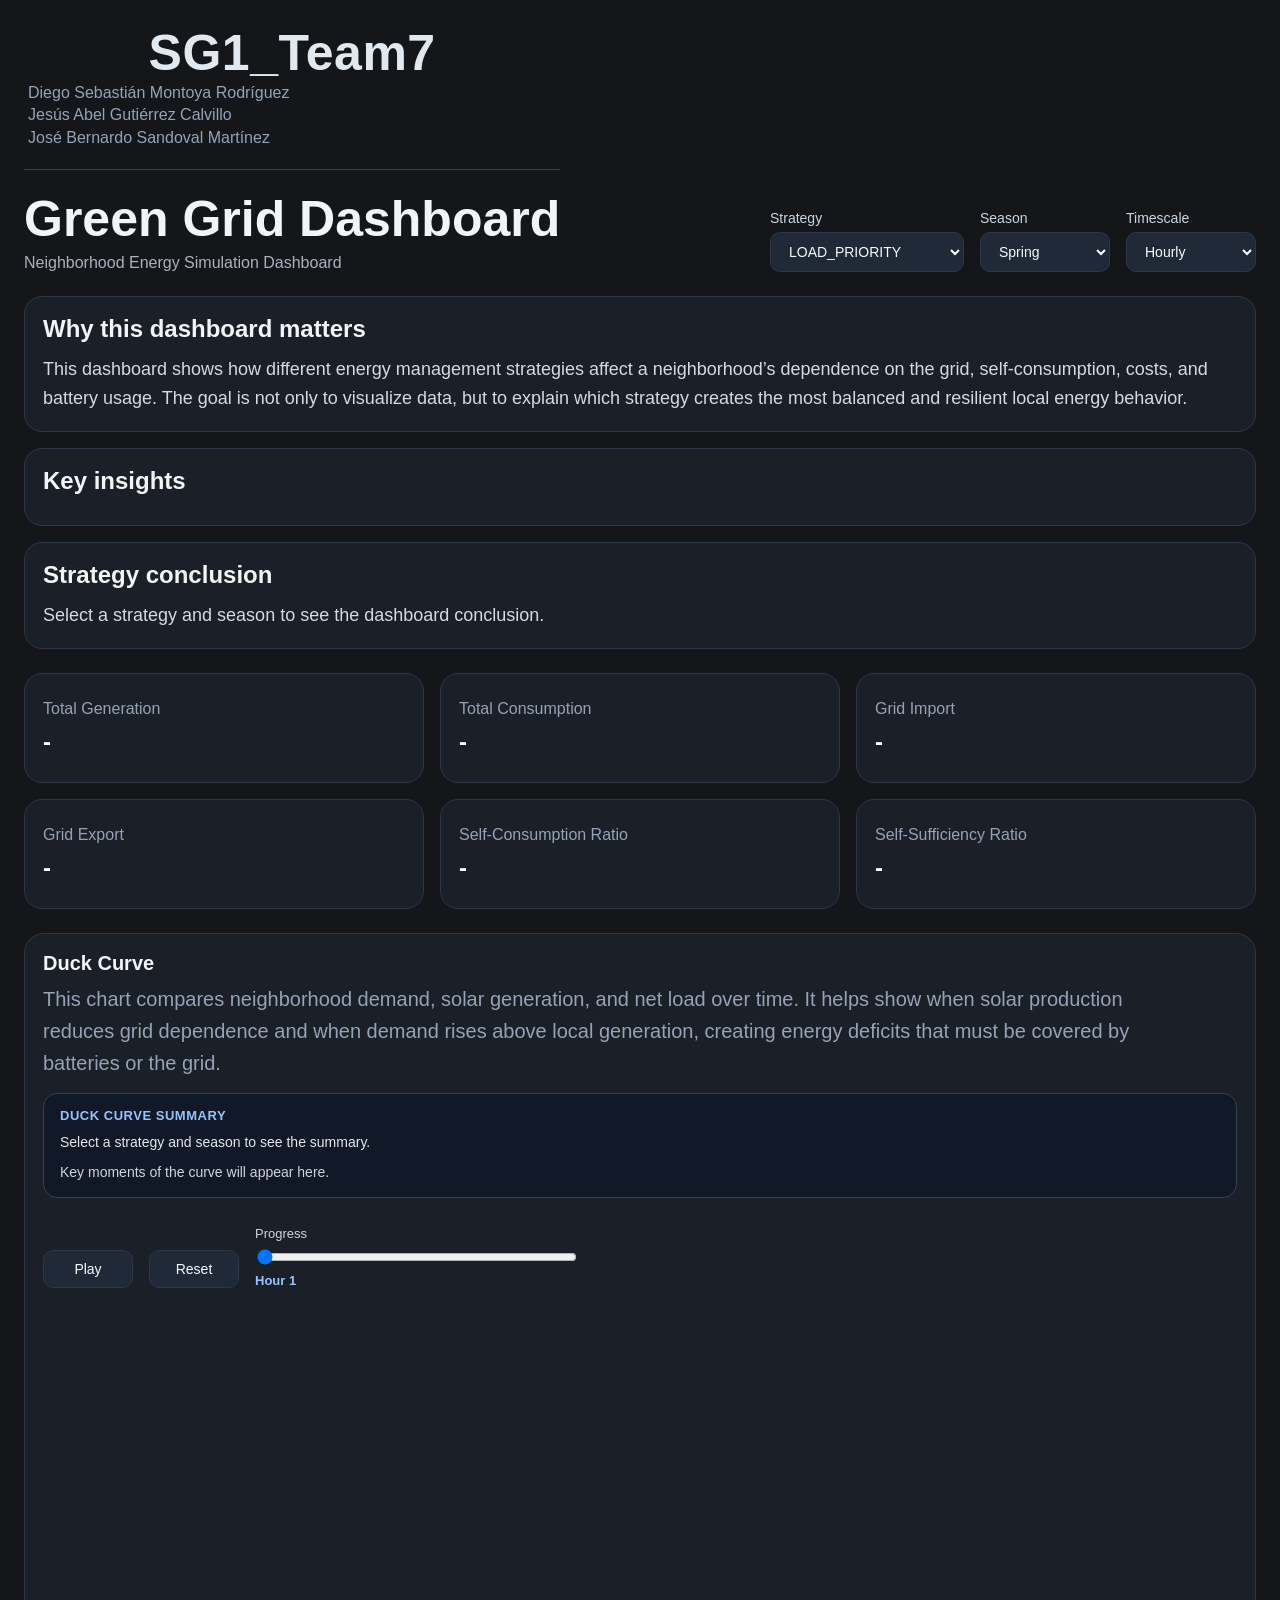
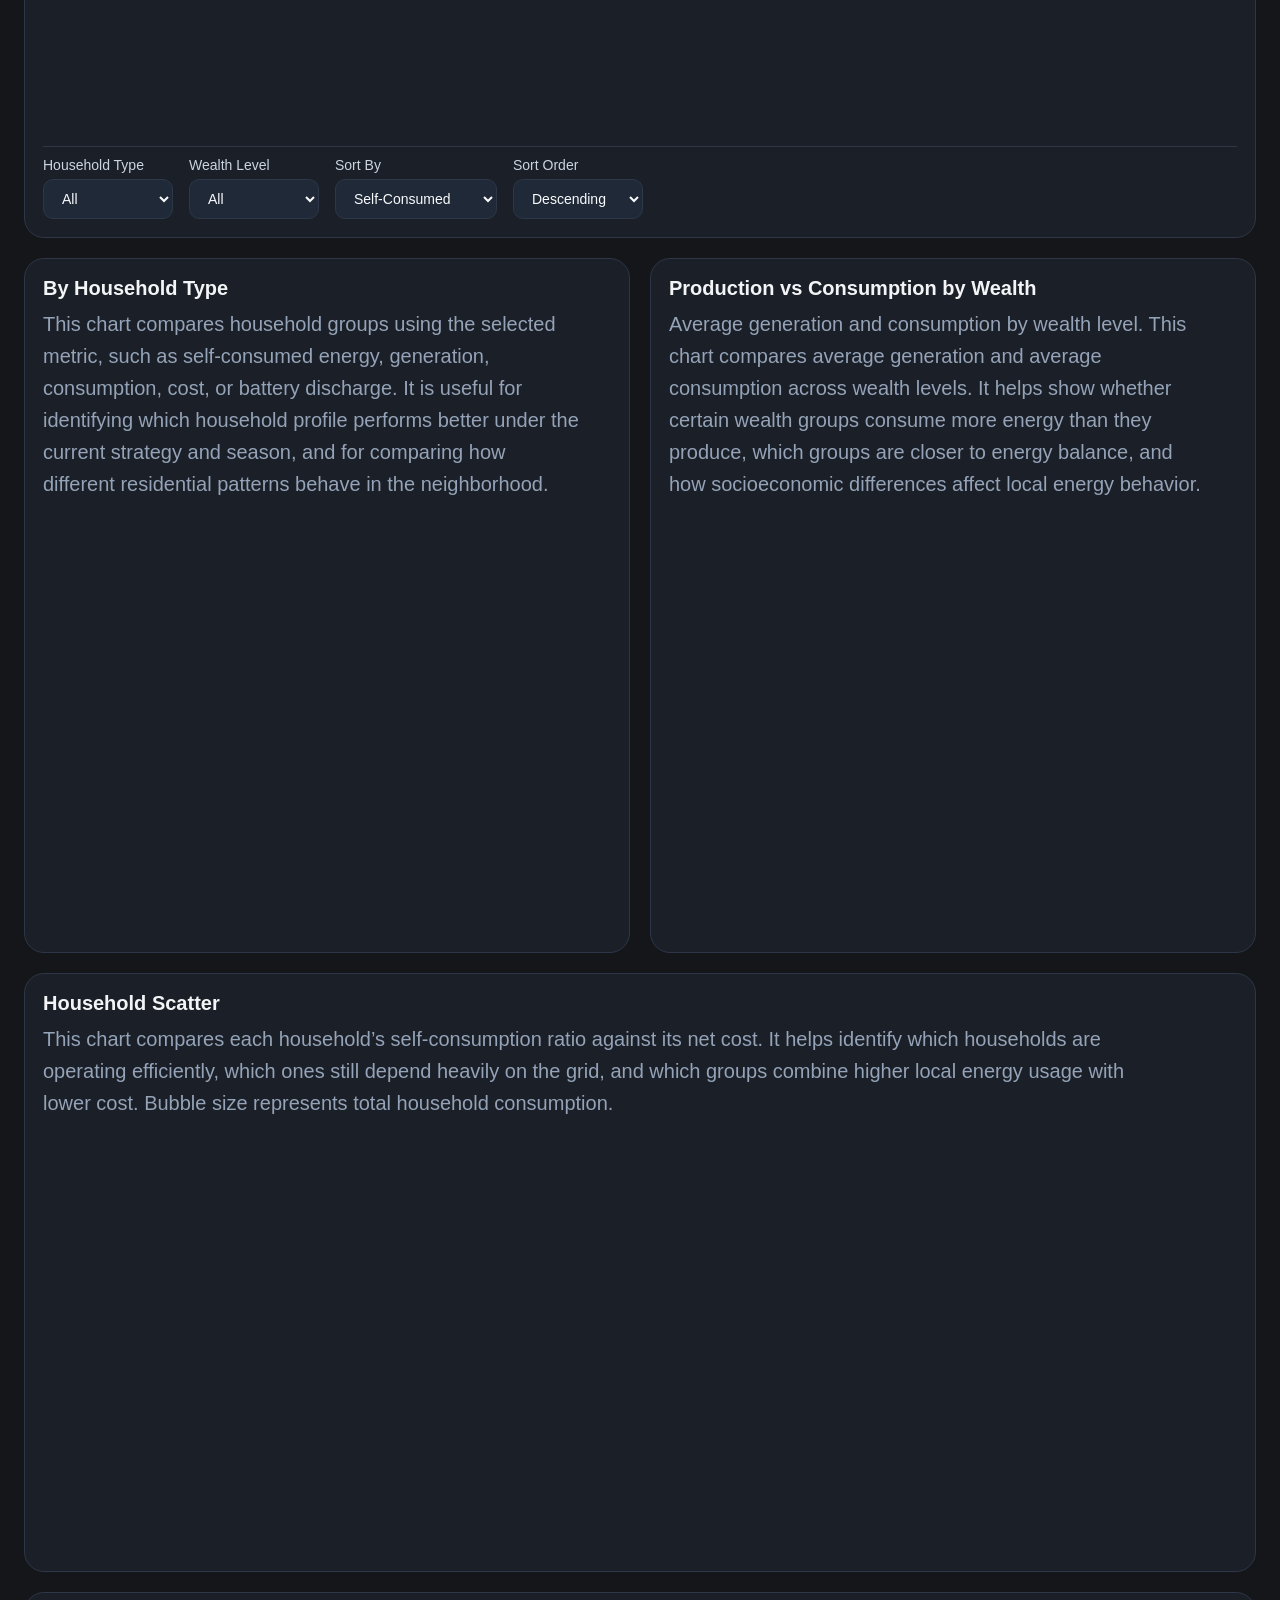
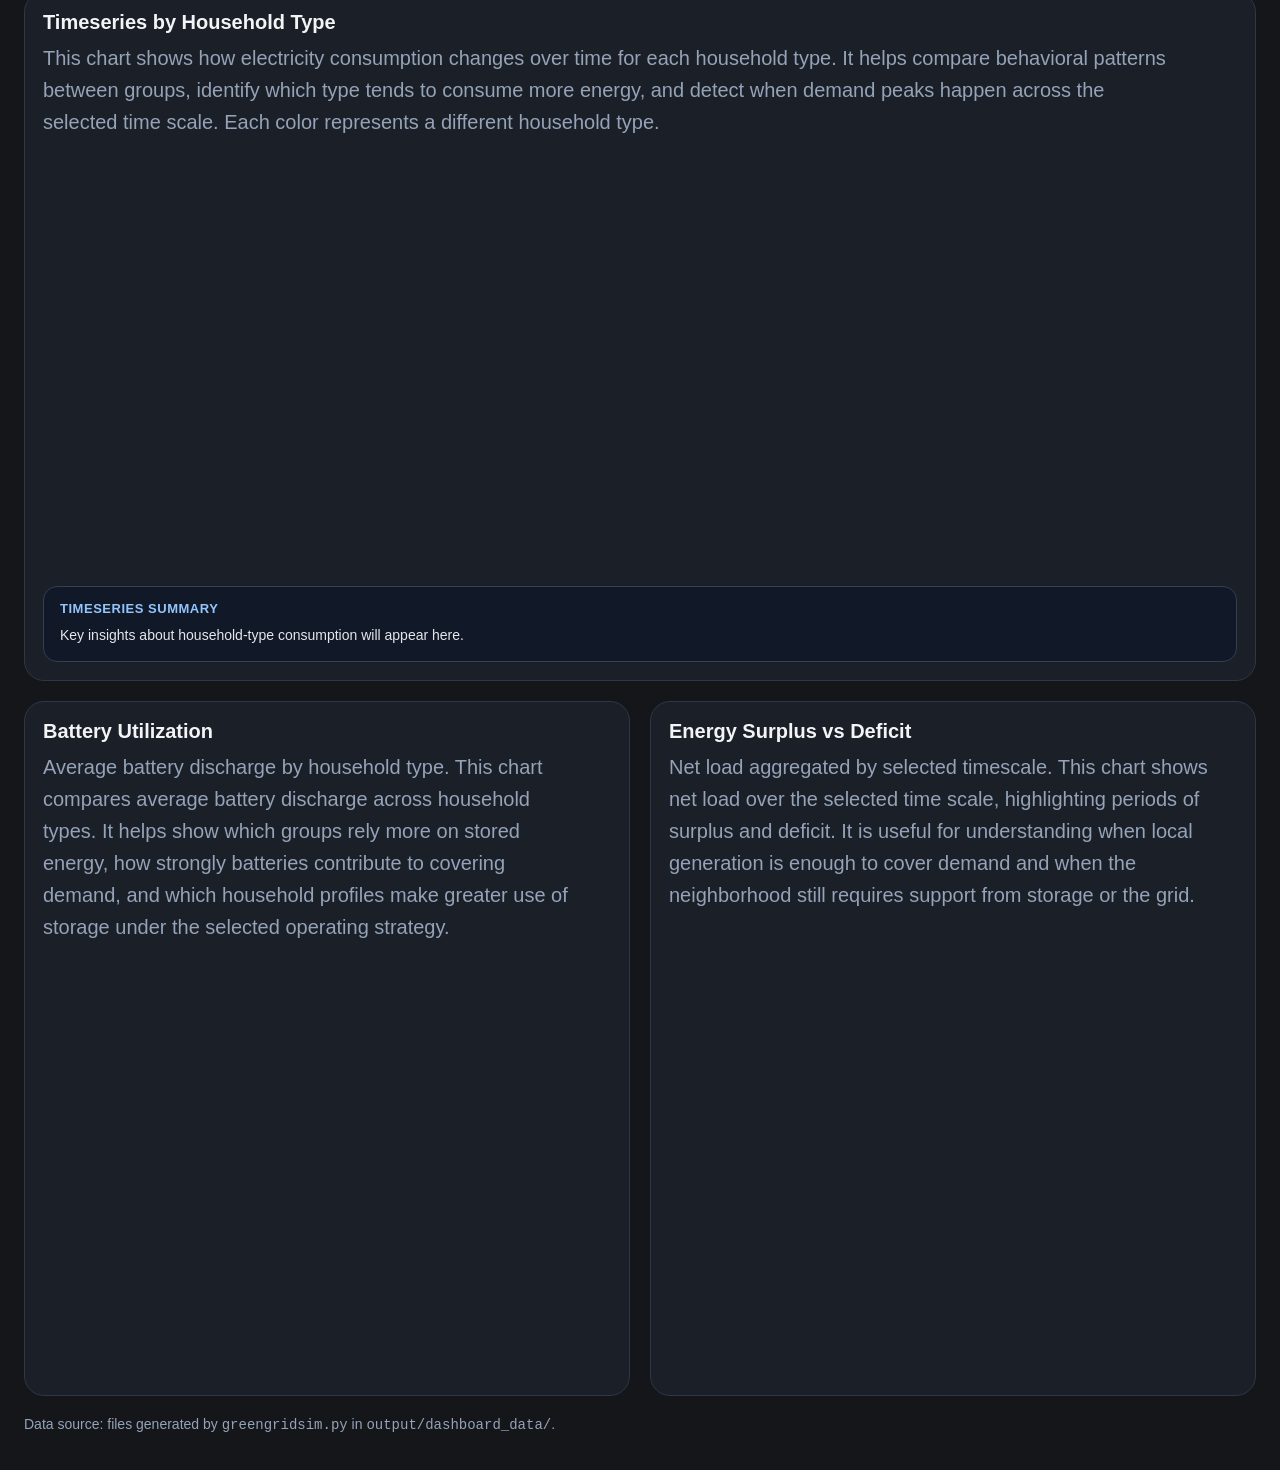
<file: Dashboard/index.html>
<!DOCTYPE html>
<html lang="en">
<head>
    <meta charset="UTF-8" />
    <meta name="viewport" content="width=device-width, initial-scale=1.0" />
    <title>Green Grid Dashboard</title>

    <script src="https://d3js.org/d3.v7.min.js"></script>
    <link rel="stylesheet" href="style.css" />
</head>
<body>
    <div class="page">
        <header class="topbar">
            <div>
                <div class="main-header">
                    <h1 class="project-title">SG1_Team7</h1>

                    <div class="team-members">
                        <p>Diego Sebastián Montoya Rodríguez</p>
                        <p>Jesús Abel Gutiérrez Calvillo</p>
                        <p>José Bernardo Sandoval Martínez</p>
                    </div>
                </div>
                <hr class="header-divider">
                <h1>Green Grid Dashboard</h1>
                <p class="subtitle">Neighborhood Energy Simulation Dashboard</p>
            </div>



            <div class="controls">
                <div class="control-group">
                    <label for="strategy-select">Strategy</label>
                    <select id="strategy-select">
                        <option value="LOAD_PRIORITY">LOAD_PRIORITY</option>
                        <option value="CHARGE_PRIORITY">CHARGE_PRIORITY</option>
                        <option value="PRODUCE_PRIORITY">PRODUCE_PRIORITY</option>
                    </select>
                </div>

                <div class="control-group">
                    <label for="season-select">Season</label>
                    <select id="season-select">
                        <option value="Spring">Spring</option>
                        <option value="Summer">Summer</option>
                        <option value="Fall">Fall</option>
                        <option value="Winter">Winter</option>
                    </select>
                </div>

                <div class="control-group">
                    <label for="timescale-select">Timescale</label>
                    <select id="timescale-select">
                        <option value="hourly">Hourly</option>
                        <option value="daily">Daily</option>
                        <option value="weekly">Weekly</option>
                    </select>
                </div>

            </div>


        </header>

        <section class="story-section">
            <div class="story-card intro-card">
                <h2>Why this dashboard matters</h2>
                <p>
                    This dashboard shows how different energy management strategies affect a neighborhood’s
                    dependence on the grid, self-consumption, costs, and battery usage. The goal is not only
                    to visualize data, but to explain which strategy creates the most balanced and resilient
                    local energy behavior.
                </p>
            </div>

            <div class="story-card insights-card">
                <h2>Key insights</h2>
                <div id="insights-list" class="insights-list"></div>
            </div>

            <div class="story-card conclusion-card">
                <h2>Strategy conclusion</h2>
                <p id="strategy-conclusion">
                    Select a strategy and season to see the dashboard conclusion.
                </p>
            </div>
        </section>

        <section class="kpi-section">
            <div class="kpi-card">
                <span class="kpi-label">Total Generation</span>
                <span class="kpi-value" id="kpi-generation">-</span>
            </div>
            <div class="kpi-card">
                <span class="kpi-label">Total Consumption</span>
                <span class="kpi-value" id="kpi-consumption">-</span>
            </div>
            <div class="kpi-card">
                <span class="kpi-label">Grid Import</span>
                <span class="kpi-value" id="kpi-import">-</span>
            </div>
            <div class="kpi-card">
                <span class="kpi-label">Grid Export</span>
                <span class="kpi-value" id="kpi-export">-</span>
            </div>
            <div class="kpi-card">
                <span class="kpi-label">Self-Consumption Ratio</span>
                <span class="kpi-value" id="kpi-self-consumption">-</span>
            </div>
            <div class="kpi-card">
                <span class="kpi-label">Self-Sufficiency Ratio</span>
                <span class="kpi-value" id="kpi-self-sufficiency">-</span>
            </div>
        </section>

        <section class="charts-grid">
            
            <div class="chart-card wide">
                <div class="chart-header">
                    <h2>Duck Curve</h2>
                    <p>
                        This chart compares neighborhood demand, solar generation, and net load over time.
                        It helps show when solar production reduces grid dependence and when demand rises above
                        local generation, creating energy deficits that must be covered by batteries or the grid.
                    </p>
                </div>

                <div class="duck-summary-box">
                    <div class="duck-summary-title">Duck Curve Summary</div>
                    <div id="duck-summary-text" class="duck-summary-text">
                        Select a strategy and season to see the summary.
                    </div>
                    <div id="duck-insight-text" class="duck-insight-text">
                        Key moments of the curve will appear here.
                    </div>
                </div>

                <div class="duck-controls">
                    <button id="duck-play-btn">Play</button>
                    <button id="duck-reset-btn">Reset</button>

                    <div class="duck-slider-group">
                        <label for="duck-slider">Progress</label>
                        <input type="range" id="duck-slider" min="1" max="1" value="1" />
                        <span id="duck-slider-label">Hour 1</span>
                    </div>
                </div>

                <div id="duck-curve-chart" class="chart"></div>

                <div class="local-filters">
                    <div class="control-group">
                        <label for="household-filter">Household Type</label>
                        <select id="household-filter">
                            <option value="all">All</option>
                        </select>
                    </div>

                    <div class="control-group">
                        <label for="wealth-filter">Wealth Level</label>
                        <select id="wealth-filter">
                            <option value="all">All</option>
                        </select>
                    </div>

                    <div class="control-group">
                        <label for="sort-select">Sort By</label>
                        <select id="sort-select">
                            <option value="self_consumed_kwh">Self-Consumed</option>
                            <option value="generation_kwh">Generation</option>
                            <option value="consumption_kwh">Consumption</option>
                            <option value="net_cost">Net Cost</option>
                            <option value="battery_discharge_kwh">Battery Discharge</option>
                        </select>
                    </div>

                    <div class="control-group">
                        <label for="sort-order-select">Sort Order</label>
                        <select id="sort-order-select">
                            <option value="desc">Descending</option>
                            <option value="asc">Ascending</option>
                        </select>
                    </div>
                </div>
            </div>



            <div class="chart-card">
                <div class="chart-header">
                    <h2>By Household Type</h2>
                    <p> This chart compares household groups using the selected metric, such as self-consumed energy,
                        generation, consumption, cost, or battery discharge. It is useful for identifying which
                        household profile performs better under the current strategy and season, and for comparing
                        how different residential patterns behave in the neighborhood.</p>
                </div>
                <div id="household-type-chart" class="chart"></div>
            </div>

            <div class="chart-card">
                <div class="chart-header">
                    <h2>Production vs Consumption by Wealth</h2>
                    <p> Average generation and consumption by wealth level. This chart compares average generation and average consumption across wealth levels.
                         It helps show whether certain wealth groups consume more energy than they produce,
                        which groups are closer to energy balance, and how socioeconomic differences affect
                        local energy behavior.</p>
                </div>
                <div id="wealth-level-chart" class="chart"></div>
            </div>

            <div class="chart-card wide">
                <div class="chart-header">
                    <h2>Household Scatter</h2>
                    <p> This chart compares each household’s self-consumption ratio against its net cost.
                        It helps identify which households are operating efficiently, which ones still depend
                        heavily on the grid, and which groups combine higher local energy usage with lower cost.
                        Bubble size represents total household consumption.</p>
                </div>
                <div id="costs-scatter-chart" class="chart"></div>
            </div>

            <div class="chart-card wide">
                <div class="chart-header">
                    <h2>Timeseries by Household Type</h2>
                    <p>
                        This chart shows how electricity consumption changes over time for each household type.
                        It helps compare behavioral patterns between groups, identify which type tends to consume
                        more energy, and detect when demand peaks happen across the selected time scale.
                        Each color represents a different household type.
                    </p>
                </div>

                <div id="timeseries-household-type-chart" class="chart"></div>

                <div class="chart-summary-box">
                    <div class="chart-summary-title">Timeseries Summary</div>
                    <div id="timeseries-summary-text" class="chart-summary-text">
                        Key insights about household-type consumption will appear here.
                    </div>
                </div>
            </div>

            <div class="chart-card">
                <div class="chart-header">
                    <h2>Battery Utilization</h2>
                    <p> Average battery discharge by household type. This chart compares average battery discharge across household types.
                        It helps show which groups rely more on stored energy, how strongly batteries contribute
                        to covering demand, and which household profiles make greater use of storage under the
                        selected operating strategy.</p>
                </div>
                <div id="battery-utilization-chart" class="chart"></div>
            </div>

            <div class="chart-card">
                <div class="chart-header">
                    <h2>Energy Surplus vs Deficit</h2>
                    <p> Net load aggregated by selected timescale. This chart shows net load over the selected time scale, highlighting periods of surplus
                         and deficit. It is useful for understanding when local generation is enough to cover demand
                        and when the neighborhood still requires support from storage or the grid.</p>
                </div>
                <div id="surplus-deficit-chart" class="chart"></div>
            </div>
        </section>

        <section class="data-note">
            <p>
                Data source: files generated by <code>greengridsim.py</code> in
                <code>output/dashboard_data/</code>.
            </p>
        </section>
    </div>

    <script src="main.js"></script>
</body>
</html>
</file>
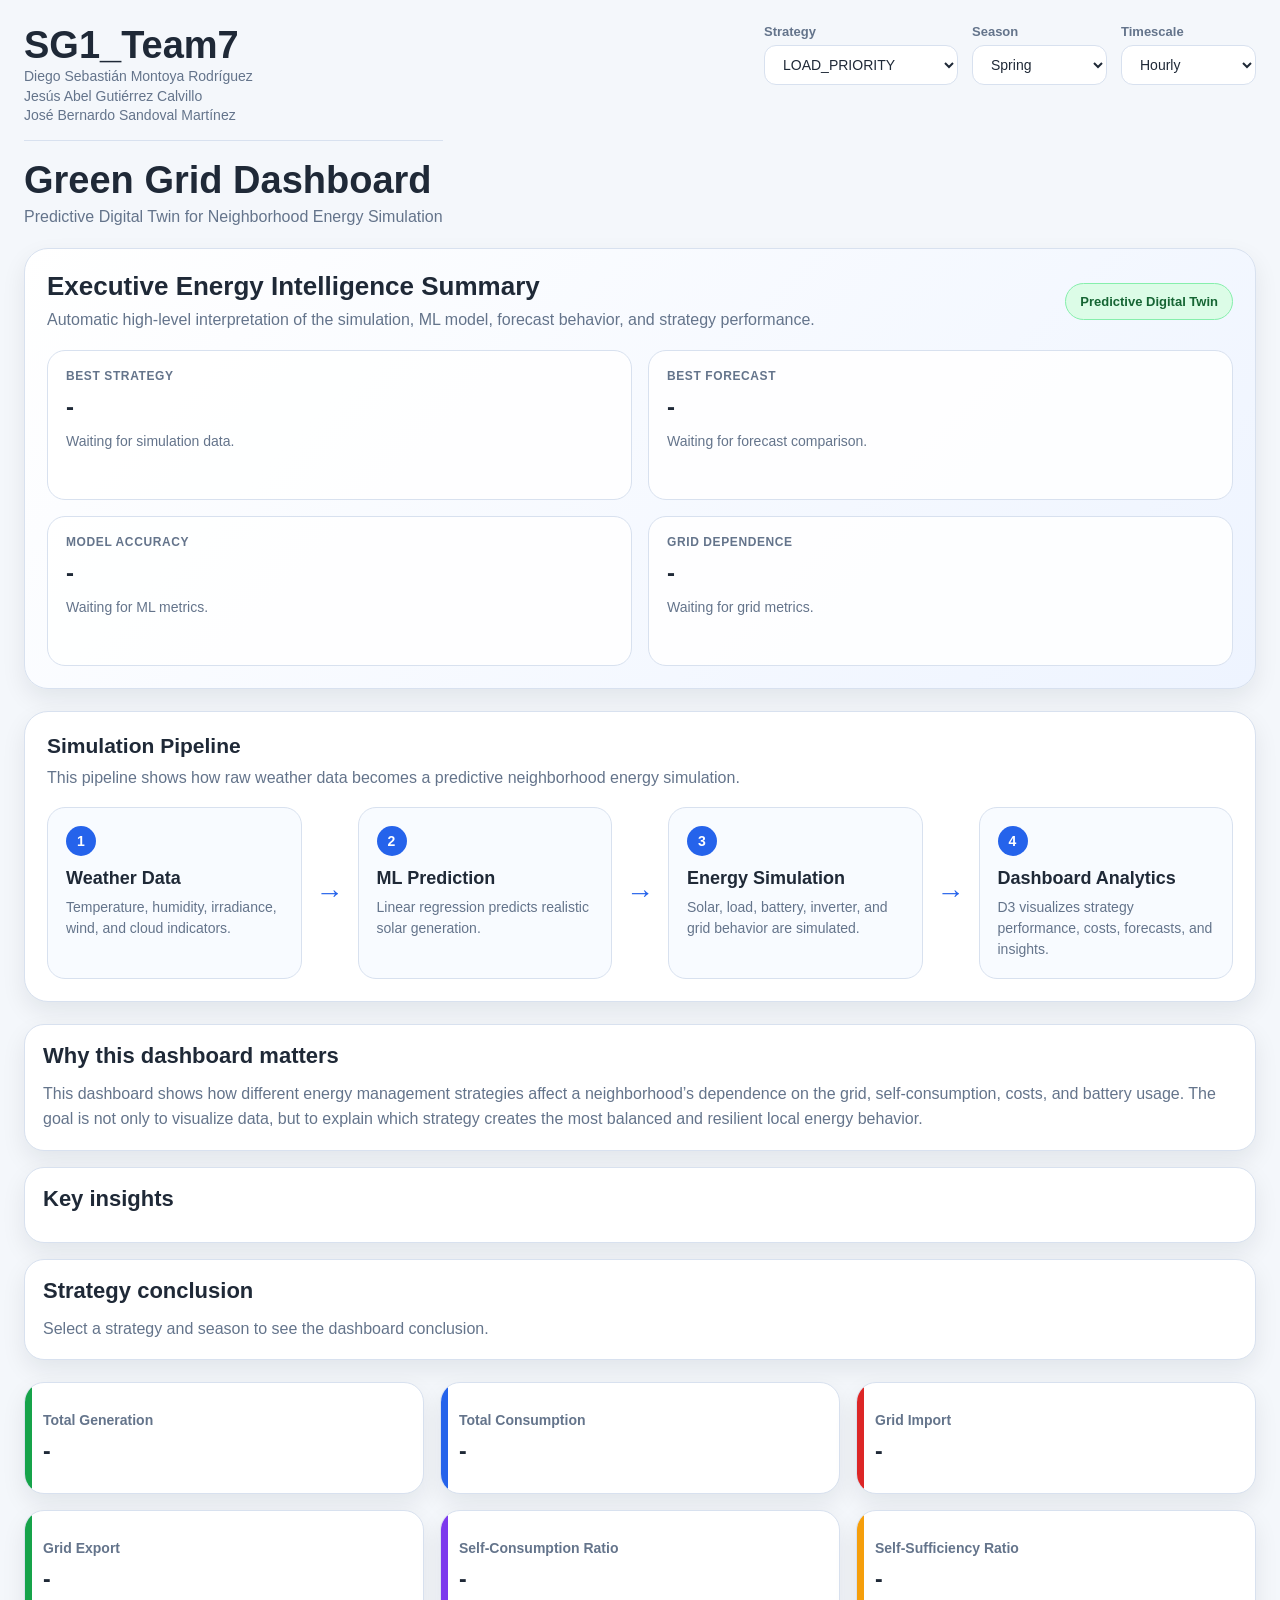
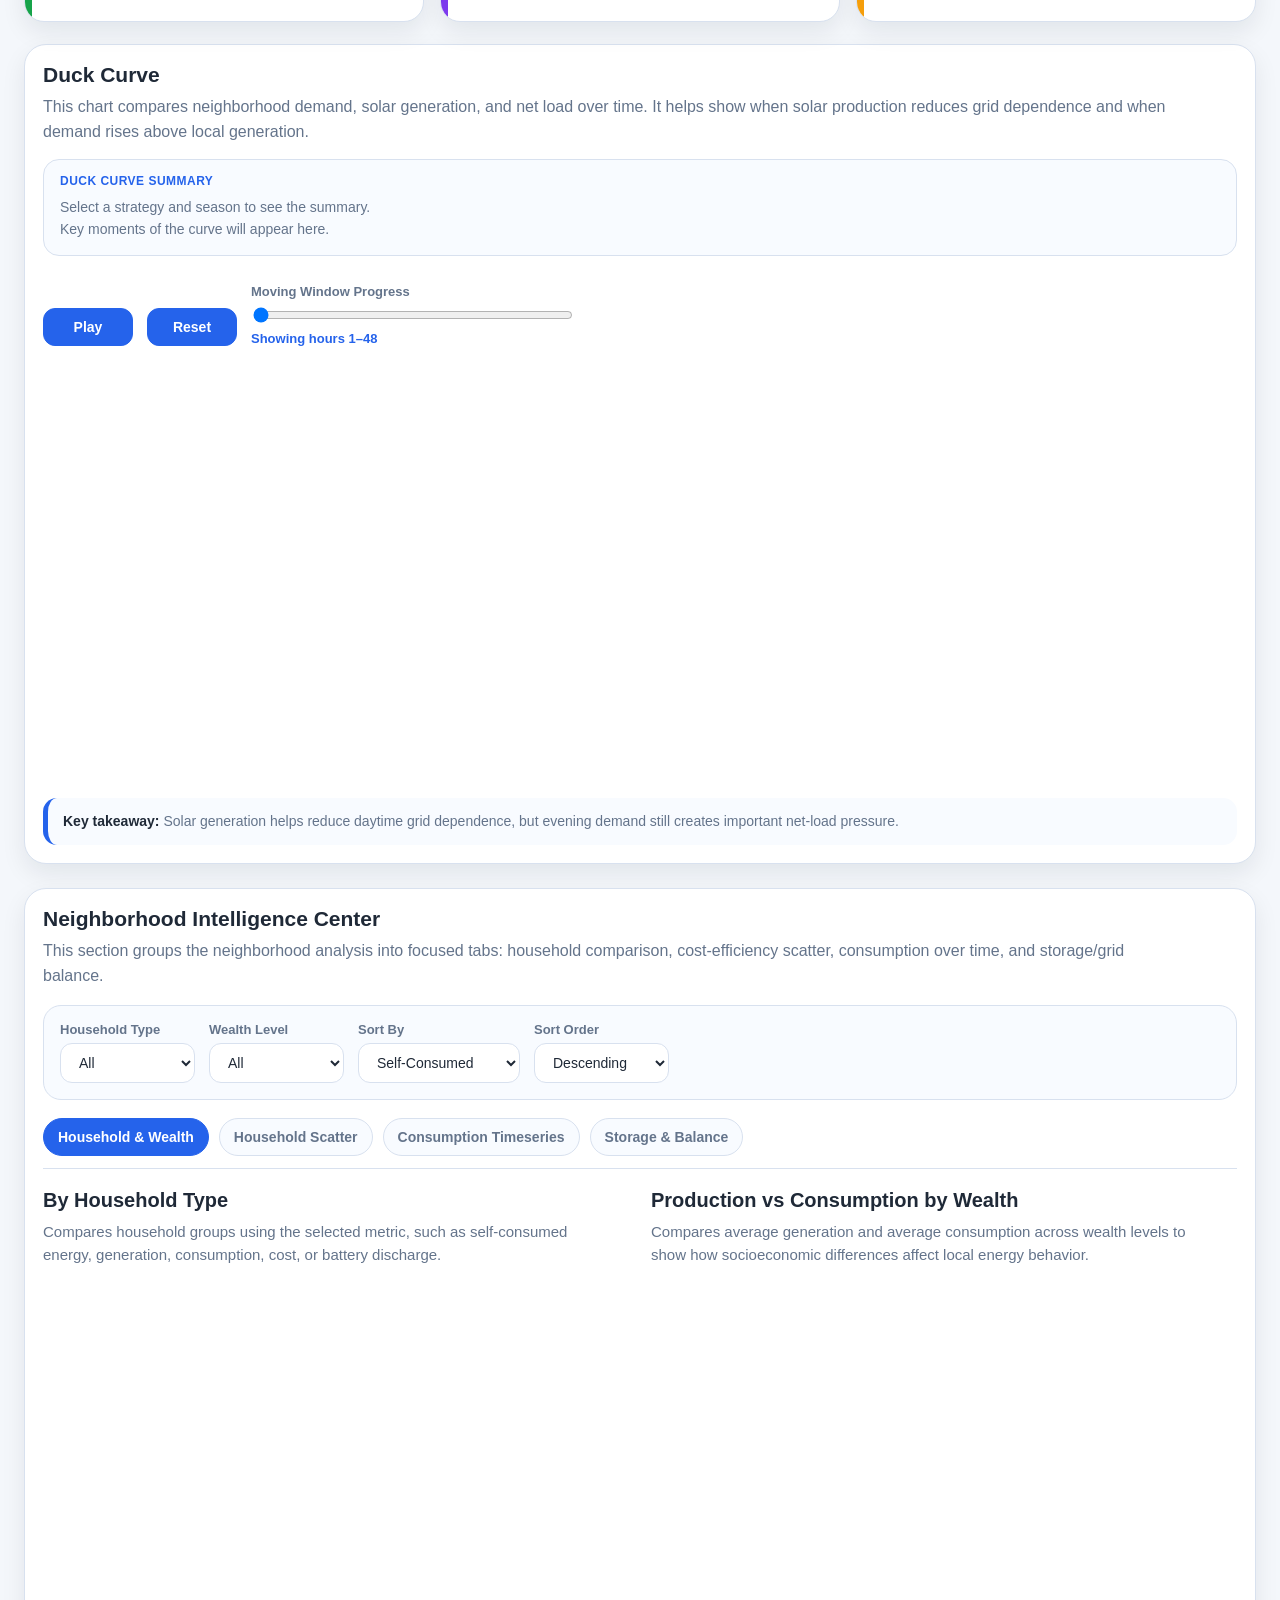
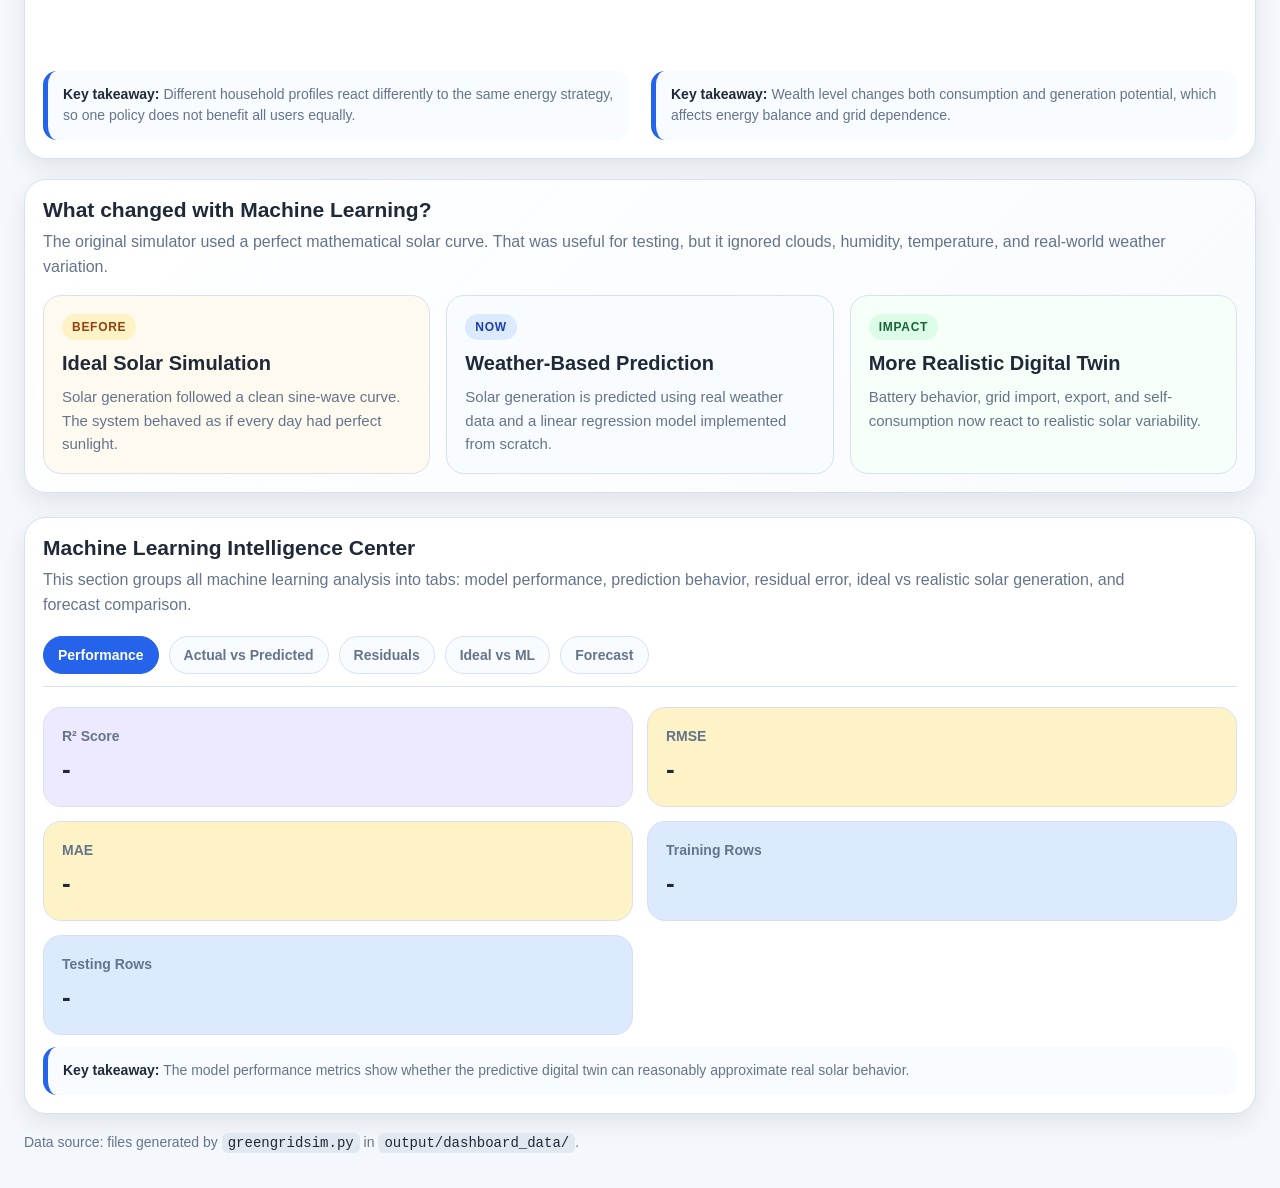
<file: ML/Simulator/dashboard/index.html>
<!DOCTYPE html>
<html lang="en">
<head>
    <meta charset="UTF-8" />
    <meta name="viewport" content="width=device-width, initial-scale=1.0" />
    <title>Green Grid Dashboard</title>

    <script src="https://d3js.org/d3.v7.min.js"></script>
    <link rel="stylesheet" href="style.css" />
</head>

<body>
    <div class="page">

        <header class="topbar">
            <div>
                <div class="main-header">
                    <h1 class="project-title">SG1_Team7</h1>

                    <div class="team-members">
                        <p>Diego Sebastián Montoya Rodríguez</p>
                        <p>Jesús Abel Gutiérrez Calvillo</p>
                        <p>José Bernardo Sandoval Martínez</p>
                    </div>
                </div>

                <hr class="header-divider">

                <h1>Green Grid Dashboard</h1>
                <p class="subtitle">Predictive Digital Twin for Neighborhood Energy Simulation</p>
            </div>

            <div class="controls">
                <div class="control-group">
                    <label for="strategy-select">Strategy</label>
                    <select id="strategy-select">
                        <option value="LOAD_PRIORITY">LOAD_PRIORITY</option>
                        <option value="CHARGE_PRIORITY">CHARGE_PRIORITY</option>
                        <option value="PRODUCE_PRIORITY">PRODUCE_PRIORITY</option>
                    </select>
                </div>

                <div class="control-group">
                    <label for="season-select">Season</label>
                    <select id="season-select">
                        <option value="Spring">Spring</option>
                        <option value="Summer">Summer</option>
                        <option value="Fall">Fall</option>
                        <option value="Winter">Winter</option>
                    </select>
                </div>

                <div class="control-group">
                    <label for="timescale-select">Timescale</label>
                    <select id="timescale-select">
                        <option value="hourly">Hourly</option>
                        <option value="daily">Daily</option>
                        <option value="weekly">Weekly</option>
                    </select>
                </div>
            </div>
        </header>

        <section class="executive-summary-section">
            <div class="executive-summary-card">
                <div class="executive-summary-header">
                    <div>
                        <h2>Executive Energy Intelligence Summary</h2>
                        <p>
                            Automatic high-level interpretation of the simulation, ML model,
                            forecast behavior, and strategy performance.
                        </p>
                    </div>

                    <span class="executive-badge">Predictive Digital Twin</span>
                </div>

                <div class="executive-grid">
                    <div class="executive-item">
                        <span class="executive-label">Best Strategy</span>
                        <span class="executive-value" id="exec-best-strategy">-</span>
                        <p id="exec-best-strategy-text">Waiting for simulation data.</p>
                    </div>

                    <div class="executive-item">
                        <span class="executive-label">Best Forecast</span>
                        <span class="executive-value" id="exec-best-forecast">-</span>
                        <p id="exec-best-forecast-text">Waiting for forecast comparison.</p>
                    </div>

                    <div class="executive-item">
                        <span class="executive-label">Model Accuracy</span>
                        <span class="executive-value" id="exec-model-accuracy">-</span>
                        <p id="exec-model-accuracy-text">Waiting for ML metrics.</p>
                    </div>

                    <div class="executive-item">
                        <span class="executive-label">Grid Dependence</span>
                        <span class="executive-value" id="exec-grid-dependence">-</span>
                        <p id="exec-grid-dependence-text">Waiting for grid metrics.</p>
                    </div>
                </div>
            </div>
        </section>

        <section class="pipeline-section">
            <div class="pipeline-card">
                <div class="chart-header">
                    <h2>Simulation Pipeline</h2>
                    <p>
                        This pipeline shows how raw weather data becomes a predictive neighborhood energy simulation.
                    </p>
                </div>

                <div class="pipeline-flow">
                    <div class="pipeline-step">
                        <span class="pipeline-number">1</span>
                        <h3>Weather Data</h3>
                        <p>Temperature, humidity, irradiance, wind, and cloud indicators.</p>
                    </div>

                    <div class="pipeline-arrow">→</div>

                    <div class="pipeline-step">
                        <span class="pipeline-number">2</span>
                        <h3>ML Prediction</h3>
                        <p>Linear regression predicts realistic solar generation.</p>
                    </div>

                    <div class="pipeline-arrow">→</div>

                    <div class="pipeline-step">
                        <span class="pipeline-number">3</span>
                        <h3>Energy Simulation</h3>
                        <p>Solar, load, battery, inverter, and grid behavior are simulated.</p>
                    </div>

                    <div class="pipeline-arrow">→</div>

                    <div class="pipeline-step">
                        <span class="pipeline-number">4</span>
                        <h3>Dashboard Analytics</h3>
                        <p>D3 visualizes strategy performance, costs, forecasts, and insights.</p>
                    </div>
                </div>
            </div>
        </section>

        <section class="story-section">
            <div class="story-card intro-card">
                <h2>Why this dashboard matters</h2>
                <p>
                    This dashboard shows how different energy management strategies affect a neighborhood’s
                    dependence on the grid, self-consumption, costs, and battery usage. The goal is not only
                    to visualize data, but to explain which strategy creates the most balanced and resilient
                    local energy behavior.
                </p>
            </div>

            <div class="story-card insights-card">
                <h2>Key insights</h2>
                <div id="insights-list" class="insights-list"></div>
            </div>

            <div class="story-card conclusion-card">
                <h2>Strategy conclusion</h2>
                <p id="strategy-conclusion">
                    Select a strategy and season to see the dashboard conclusion.
                </p>
            </div>
        </section>

        <section class="kpi-section">
            <div class="kpi-card">
                <span class="kpi-label">Total Generation</span>
                <span class="kpi-value" id="kpi-generation">-</span>
            </div>

            <div class="kpi-card">
                <span class="kpi-label">Total Consumption</span>
                <span class="kpi-value" id="kpi-consumption">-</span>
            </div>

            <div class="kpi-card">
                <span class="kpi-label">Grid Import</span>
                <span class="kpi-value" id="kpi-import">-</span>
            </div>

            <div class="kpi-card">
                <span class="kpi-label">Grid Export</span>
                <span class="kpi-value" id="kpi-export">-</span>
            </div>

            <div class="kpi-card">
                <span class="kpi-label">Self-Consumption Ratio</span>
                <span class="kpi-value" id="kpi-self-consumption">-</span>
            </div>

            <div class="kpi-card">
                <span class="kpi-label">Self-Sufficiency Ratio</span>
                <span class="kpi-value" id="kpi-self-sufficiency">-</span>
            </div>
        </section>

        <section class="charts-grid">

            <div class="chart-card wide">
                <div class="chart-header">
                    <h2>Duck Curve</h2>
                    <p>
                        This chart compares neighborhood demand, solar generation, and net load over time.
                        It helps show when solar production reduces grid dependence and when demand rises above
                        local generation.
                    </p>
                </div>

                <div class="duck-summary-box">
                    <div class="duck-summary-title">Duck Curve Summary</div>
                    <div id="duck-summary-text" class="duck-summary-text">
                        Select a strategy and season to see the summary.
                    </div>
                    <div id="duck-insight-text" class="duck-insight-text">
                        Key moments of the curve will appear here.
                    </div>
                </div>

                <div class="duck-controls">
                    <button id="duck-play-btn">Play</button>
                    <button id="duck-reset-btn">Reset</button>

                    <div class="duck-slider-group">
                        <label for="duck-slider">Moving Window Progress</label>
                        <input type="range" id="duck-slider" min="1" max="1" value="1" />
                        <span id="duck-slider-label">Showing hours 1–48</span>
                    </div>
                </div>

                <div id="duck-curve-chart" class="chart"></div>

                <div class="key-takeaway">
                    <strong>Key takeaway:</strong>
                    Solar generation helps reduce daytime grid dependence, but evening demand still creates important net-load pressure.
                </div>
            </div>


            <div class="chart-card wide analysis-tabs-card">
                <div class="chart-header">
                    <h2>Neighborhood Intelligence Center</h2>
                    <p>
                        This section groups the neighborhood analysis into focused tabs:
                        household comparison, cost-efficiency scatter, consumption over time,
                        and storage/grid balance.
                    </p>
                </div>

                <div class="embedded-analysis-controls">
                    <div class="control-group">
                        <label for="household-filter">Household Type</label>
                        <select id="household-filter">
                            <option value="all">All</option>
                        </select>
                    </div>

                    <div class="control-group">
                        <label for="wealth-filter">Wealth Level</label>
                        <select id="wealth-filter">
                            <option value="all">All</option>
                        </select>
                    </div>

                    <div class="control-group">
                        <label for="sort-select">Sort By</label>
                        <select id="sort-select">
                            <option value="self_consumed_kwh">Self-Consumed</option>
                            <option value="generation_kwh">Generation</option>
                            <option value="consumption_kwh">Consumption</option>
                            <option value="net_cost">Net Cost</option>
                            <option value="battery_discharge_kwh">Battery Discharge</option>
                        </select>
                    </div>

                    <div class="control-group">
                        <label for="sort-order-select">Sort Order</label>
                        <select id="sort-order-select">
                            <option value="desc">Descending</option>
                            <option value="asc">Ascending</option>
                        </select>
                    </div>
                </div>


                <div class="analysis-tabs">
                    <button class="analysis-tab-btn active" data-tab="household">Household & Wealth</button>
                    <button class="analysis-tab-btn" data-tab="scatter">Household Scatter</button>
                    <button class="analysis-tab-btn" data-tab="timeseries">Consumption Timeseries</button>
                    <button class="analysis-tab-btn" data-tab="storage">Storage & Balance</button>
                </div>

                <!-- TAB 1: HOUSEHOLD & WEALTH -->
                <div class="analysis-tab-panel active" id="analysis-tab-household">
                    <div class="analysis-two-column">
                        <div>
                            <div class="chart-header compact">
                                <h2>By Household Type</h2>
                                <p>
                                    Compares household groups using the selected metric, such as self-consumed energy,
                                    generation, consumption, cost, or battery discharge.
                                </p>
                            </div>

                            <div id="household-type-chart" class="chart"></div>

                            <div class="key-takeaway">
                                <strong>Key takeaway:</strong>
                                Different household profiles react differently to the same energy strategy,
                                so one policy does not benefit all users equally.
                            </div>
                        </div>

                        <div>
                            <div class="chart-header compact">
                                <h2>Production vs Consumption by Wealth</h2>
                                <p>
                                    Compares average generation and average consumption across wealth levels to show
                                    how socioeconomic differences affect local energy behavior.
                                </p>
                            </div>

                            <div id="wealth-level-chart" class="chart"></div>

                            <div class="key-takeaway">
                                <strong>Key takeaway:</strong>
                                Wealth level changes both consumption and generation potential, which affects
                                energy balance and grid dependence.
                            </div>
                        </div>
                    </div>
                </div>

                <!-- TAB 2: HOUSEHOLD SCATTER -->
                <div class="analysis-tab-panel" id="analysis-tab-scatter">
                    <div class="chart-header compact">
                        <h2>Household Scatter</h2>
                        <p>
                            Compares each household’s self-consumption ratio against its net cost.
                            Bubble size represents total household consumption.
                        </p>
                    </div>

                    <div id="costs-scatter-chart" class="chart"></div>

                    <div class="key-takeaway">
                        <strong>Key takeaway:</strong>
                        The most efficient households are not always the lowest consumers, but those that combine
                        high self-consumption with lower net cost.
                    </div>
                </div>

                <!-- TAB 3: TIMESERIES -->
                <div class="analysis-tab-panel" id="analysis-tab-timeseries">
                    <div class="chart-header compact">
                        <h2>Timeseries by Household Type</h2>
                        <p>
                            Shows how electricity consumption changes over time for each household type.
                            Each color represents a different household type.
                        </p>
                    </div>

                    <div id="timeseries-household-type-chart" class="chart"></div>

                    <div class="key-takeaway">
                        <strong>Key takeaway:</strong>
                        Consumption patterns vary over time by household type, making temporal behavior important
                        for battery and grid planning.
                    </div>

                    <div class="chart-summary-box">
                        <div class="chart-summary-title">Timeseries Summary</div>
                        <div id="timeseries-summary-text" class="chart-summary-text">
                            Key insights about household-type consumption will appear here.
                        </div>
                    </div>
                </div>

                <!-- TAB 4: STORAGE & BALANCE -->
                <div class="analysis-tab-panel" id="analysis-tab-storage">
                    <div class="analysis-two-column">
                        <div>
                            <div class="chart-header compact">
                                <h2>Battery Utilization</h2>
                                <p>
                                    Compares average battery discharge across household types to show which groups rely
                                    more on stored energy.
                                </p>
                            </div>

                            <div id="battery-utilization-chart" class="chart"></div>

                            <div class="key-takeaway">
                                <strong>Key takeaway:</strong>
                                Battery discharge reveals which household profiles depend more on stored energy
                                to cover demand gaps.
                            </div>
                        </div>

                        <div>
                            <div class="chart-header compact">
                                <h2>Energy Surplus vs Deficit</h2>
                                <p>
                                    Shows net load over the selected time scale, highlighting periods of surplus and deficit.
                                </p>
                            </div>

                            <div id="surplus-deficit-chart" class="chart"></div>

                            <div class="key-takeaway">
                                <strong>Key takeaway:</strong>
                                Surplus and deficit periods show when the neighborhood can rely on local generation
                                and when it still needs grid support.
                            </div>
                        </div>
                    </div>
                </div>
            </div>

            <div class="chart-card wide ml-change-card">
                <div class="chart-header">
                    <h2>What changed with Machine Learning?</h2>
                    <p>
                        The original simulator used a perfect mathematical solar curve. That was useful for testing,
                        but it ignored clouds, humidity, temperature, and real-world weather variation.
                    </p>
                </div>

                <div class="ml-change-grid">
                    <div class="ml-change-item before">
                        <span class="ml-change-label">Before</span>
                        <h3>Ideal Solar Simulation</h3>
                        <p>
                            Solar generation followed a clean sine-wave curve. The system behaved as if every day
                            had perfect sunlight.
                        </p>
                    </div>

                    <div class="ml-change-item after">
                        <span class="ml-change-label">Now</span>
                        <h3>Weather-Based Prediction</h3>
                        <p>
                            Solar generation is predicted using real weather data and a linear regression model
                            implemented from scratch.
                        </p>
                    </div>

                    <div class="ml-change-item impact">
                        <span class="ml-change-label">Impact</span>
                        <h3>More Realistic Digital Twin</h3>
                        <p>
                            Battery behavior, grid import, export, and self-consumption now react to realistic
                            solar variability.
                        </p>
                    </div>
                </div>
            </div>

            <div class="chart-card wide ml-tabs-card">
                <div class="chart-header">
                    <h2>Machine Learning Intelligence Center</h2>
                    <p>
                        This section groups all machine learning analysis into tabs:
                        model performance, prediction behavior, residual error,
                        ideal vs realistic solar generation, and forecast comparison.
                    </p>
                </div>

                <div class="ml-tabs">
                    <button class="ml-tab-btn active" data-tab="performance">Performance</button>
                    <button class="ml-tab-btn" data-tab="prediction">Actual vs Predicted</button>
                    <button class="ml-tab-btn" data-tab="residuals">Residuals</button>
                    <button class="ml-tab-btn" data-tab="ideal">Ideal vs ML</button>
                    <button class="ml-tab-btn" data-tab="forecast">Forecast</button>
                </div>

                <div class="ml-tab-panel active" id="ml-tab-performance">
                    <div class="ml-metrics-grid">
                        <div class="ml-metric-card">
                            <span class="ml-metric-label">R² Score</span>
                            <span class="ml-metric-value" id="ml-r2">-</span>
                        </div>

                        <div class="ml-metric-card">
                            <span class="ml-metric-label">RMSE</span>
                            <span class="ml-metric-value" id="ml-rmse">-</span>
                        </div>

                        <div class="ml-metric-card">
                            <span class="ml-metric-label">MAE</span>
                            <span class="ml-metric-value" id="ml-mae">-</span>
                        </div>

                        <div class="ml-metric-card">
                            <span class="ml-metric-label">Training Rows</span>
                            <span class="ml-metric-value" id="ml-train-rows">-</span>
                        </div>

                        <div class="ml-metric-card">
                            <span class="ml-metric-label">Testing Rows</span>
                            <span class="ml-metric-value" id="ml-test-rows">-</span>
                        </div>
                    </div>

                    <div class="key-takeaway">
                        <strong>Key takeaway:</strong>
                        The model performance metrics show whether the predictive digital twin can reasonably approximate real solar behavior.
                    </div>
                </div>

                <div class="ml-tab-panel" id="ml-tab-prediction">
                    <div class="chart-header compact">
                        <h2>Actual vs Predicted Solar Generation</h2>
                        <p>
                            Compares real solar production against values predicted by the ML model.
                        </p>
                    </div>

                    <div id="ml-prediction-chart" class="chart"></div>

                    <div class="key-takeaway">
                        <strong>Key takeaway:</strong>
                        The ML model captures the general solar generation trend, making the simulation more realistic than the ideal curve.
                    </div>

                    <div class="chart-summary-box">
                        <div class="chart-summary-title">ML Prediction Summary</div>
                        <div id="ml-summary-text" class="chart-summary-text">
                            The model comparison summary will appear here.
                        </div>
                    </div>
                </div>

                <div class="ml-tab-panel" id="ml-tab-residuals">
                    <div class="chart-header compact">
                        <h2>Prediction Error Over Time</h2>
                        <p>
                            Values above zero mean the model predicted too low. Values below zero mean the model predicted too high.
                        </p>
                    </div>

                    <div id="ml-residual-chart" class="chart"></div>

                    <div class="key-takeaway">
                        <strong>Key takeaway:</strong>
                        Residual error shows where the model overpredicts or underpredicts, helping evaluate prediction reliability.
                    </div>

                    <div class="chart-summary-box">
                        <div class="chart-summary-title">Error Summary</div>
                        <div id="ml-residual-summary-text" class="chart-summary-text">
                            Prediction error insights will appear here.
                        </div>
                    </div>
                </div>

                <div class="ml-tab-panel" id="ml-tab-ideal">
                    <div class="chart-header compact">
                        <h2>Ideal Solar vs ML Solar</h2>
                        <p>
                            Compares the original perfect solar curve against the realistic ML prediction.
                        </p>
                    </div>

                    <div id="ideal-vs-ml-chart" class="chart"></div>

                    <div class="key-takeaway">
                        <strong>Key takeaway:</strong>
                        The ML curve replaces the perfect solar assumption with realistic weather-driven variation.
                    </div>

                    <div class="chart-summary-box">
                        <div class="chart-summary-title">Ideal vs ML Summary</div>
                        <div id="ideal-vs-ml-summary-text" class="chart-summary-text">
                            Ideal versus ML comparison will appear here.
                        </div>
                    </div>
                </div>

                <div class="ml-tab-panel" id="ml-tab-forecast">
                    <div class="chart-header compact">
                        <h2>Forecast Comparison</h2>
                        <p>
                            Compares actual generation, our ML model, Day Ahead prediction, and 4 Hours Ahead prediction.
                        </p>
                    </div>

                    <div id="forecast-comparison-chart" class="chart"></div>

                    <div class="key-takeaway">
                        <strong>Key takeaway:</strong>
                        Comparing ML, Day Ahead, and 4 Hours Ahead forecasts helps evaluate which prediction source is most reliable.
                    </div>

                    <div class="chart-summary-box">
                        <div class="chart-summary-title">Forecast Summary</div>
                        <div id="forecast-summary-text" class="chart-summary-text">
                            Forecast comparison insights will appear here.
                        </div>
                    </div>
                </div>
            </div>
        </section>

        <section class="data-note">
            <p>
                Data source: files generated by <code>greengridsim.py</code> in
                <code>output/dashboard_data/</code>.
            </p>
        </section>
    </div>

    <script src="main.js"></script>
</body>
</html>
</file>
<file: Dashboard/style.css>
* {
    box-sizing: border-box;
}

body {
    margin: 0;
    font-family: Arial, sans-serif;
    background: #14161a;
    color: #f3f4f6;
}

.page {
    max-width: 1550px;
    margin: 0 auto;
    padding: 24px;
}

.topbar {
    display: flex;
    justify-content: space-between;
    align-items: end;
    gap: 24px;
    margin-bottom: 24px;
    flex-wrap: wrap;
}

.topbar h1 {
    margin: 0;
    font-size: 50px;
}

.subtitle {
    margin: 6px 0 0 0;
    color: #aab2bf;
}

.controls {
    display: flex;
    gap: 16px;
    align-items: end;
    flex-wrap: wrap;
}

.control-group {
    display: flex;
    flex-direction: column;
    gap: 6px;
    min-width: 130px;
}

.control-group label {
    font-size: 14px;
    color: #cbd5e1;
}

select,
button {
    border: 1px solid #2d3748;
    background: #1f2937;
    color: #f9fafb;
    padding: 10px 14px;
    border-radius: 10px;
    font-size: 14px;
}

button {
    cursor: pointer;
}

button:hover,
select:hover {
    border-color: #60a5fa;
}

.story-section {
    display: grid;
    grid-template-columns: 1.2fr 1fr 1fr;
    gap: 16px;
    margin-bottom: 24px;
}

.story-card {
    background: #1b1f27;
    border: 1px solid #2d3748;
    border-radius: 18px;
    padding: 18px;
}

.story-card h2 {
    margin: 0 0 12px 0;
    font-size: 24px;
}

.story-card p {
    margin: 0;
    color: #d5d9e2;
    line-height: 1.6;
    font-size: 18px;
}

.insights-list {
    display: flex;
    flex-direction: column;
    gap: 10px;
}

.insight-item {
    background: #111827;
    border: 1px solid #334155;
    border-radius: 12px;
    padding: 12px;
    color: #e5e7eb;
    font-size: 16px;
    line-height: 1.5;
}

.kpi-section {
    display: grid;
    grid-template-columns: repeat(6, 1fr);
    gap: 16px;
    margin-bottom: 24px;
}

.kpi-card {
    background: #1b1f27;
    border: 1px solid #2d3748;
    border-radius: 18px;
    padding: 18px;
    min-height: 110px;
    display: flex;
    flex-direction: column;
    justify-content: center;
}

.kpi-label {
    color: #94a3b8;
    font-size: 16px;
    margin-bottom: 10px;
}

.kpi-value {
    font-size: 24px;
    font-weight: bold;
    color: #f8fafc;
}

.charts-grid {
    display: grid;
    grid-template-columns: repeat(2, 1fr);
    gap: 20px;
}

.chart-card {
    background: #1b1f27;
    border: 1px solid #2d3748;
    border-radius: 20px;
    padding: 18px;
}

.chart-card.wide {
    grid-column: span 2;
}

.chart-header h2 {
    margin: 0;
    font-size: 20px;
}

.chart-header p {
    margin: 8px 0 14px 0;
    color: #94a3b8;
    font-size: 20px;
    line-height: 1.6;
    max-width: 95%;
}

.chart {
    width: 100%;
    min-height: 420px;
}

.data-note {
    margin-top: 20px;
    color: #94a3b8;
    font-size: 14px;
}

svg {
    width: 100%;
    height: auto;
}

.axis text {
    fill: #e5e7eb;
    font-size: 12px;
    font-weight: 500;
}

.axis path,
.axis line {
    stroke: #475569;
}

.grid line {
    stroke: #2a3441;
}

.tooltip {
    position: absolute;
    pointer-events: none;
    background: rgba(15, 23, 42, 0.96);
    color: white;
    border: 1px solid #334155;
    border-radius: 10px;
    padding: 10px 12px;
    font-size: 13px;
    line-height: 1.4;
    opacity: 0;
    transition: opacity 0.15s ease;
}

.legend {
    font-size: 13px;
    fill: #e5e7eb;
}

.error-box {
    color: #fca5a5;
    padding: 20px;
    font-size: 14px;
    line-height: 1.5;
}

.local-filters {
    margin-top: 18px;
    display: flex;
    gap: 16px;
    align-items: end;
    flex-wrap: wrap;
    padding-top: 10px;
    border-top: 1px solid #2d3748;
}

.duck-controls {
    display: flex;
    align-items: end;
    gap: 16px;
    flex-wrap: wrap;
    margin: 10px 0 14px 0;
    padding: 12px 0 6px 0;
}

.duck-controls button {
    min-width: 90px;
}

.duck-slider-group {
    display: flex;
    flex-direction: column;
    gap: 6px;
    min-width: 320px;
}

.duck-slider-group label {
    font-size: 13px;
    color: #cbd5e1;
}

.duck-slider-group input[type="range"] {
    width: 100%;
}

#duck-slider-label {
    font-size: 13px;
    color: #93c5fd;
    font-weight: 600;
}

.duck-summary-box {
    margin: 10px 0 16px 0;
    padding: 14px 16px;
    border: 1px solid #334155;
    border-radius: 14px;
    background: #111827;
}

.duck-summary-title {
    font-size: 13px;
    font-weight: 700;
    color: #93c5fd;
    margin-bottom: 8px;
    text-transform: uppercase;
    letter-spacing: 0.04em;
}

.duck-summary-text {
    font-size: 14px;
    color: #e5e7eb;
    line-height: 1.6;
    margin-bottom: 8px;
}

.duck-insight-text {
    font-size: 14px;
    color: #cbd5e1;
    line-height: 1.6;
}

.scatter-quadrant-label {
    fill: #94a3b8;
    font-size: 13px;
    font-weight: 600;
}

.scatter-reference-line {
    stroke: #64748b;
    stroke-width: 1.2;
    stroke-dasharray: 5,5;
    opacity: 0.65;
}

.scatter-bubble {
    transition: opacity 0.2s ease, stroke-width 0.2s ease, r 0.2s ease;
}

.scatter-center-label {
    fill: #e5e7eb;
    font-size: 12px;
    font-weight: 600;
}

.chart-summary-box {
    margin-top: 14px;
    padding: 14px 16px;
    border: 1px solid #334155;
    border-radius: 14px;
    background: #111827;
}

.chart-summary-title {
    font-size: 13px;
    font-weight: 700;
    color: #93c5fd;
    margin-bottom: 8px;
    text-transform: uppercase;
    letter-spacing: 0.04em;
}

.chart-summary-text {
    font-size: 14px;
    color: #e5e7eb;
    line-height: 1.6;
}

.main-header {
    margin-bottom: 20px;
}

.project-title {
    text-align: center;
    font-size: 42px;
    font-weight: 800;
    color: #e2e8f0;
    margin-bottom: 8px;
    letter-spacing: 0.5px;
}


.team-members {
    text-align: left;
    font-size: 16px;
    color: #94a3b8;
    margin-left: 4px;
    line-height: 1.4;
}

.team-members p {
    margin: 0;
}

.header-divider {
    border: none;
    height: 1px;
    background: #334155;
    margin: 12px 0 20px 0;
}

@media (max-width: 1300px) {
    .story-section {
        grid-template-columns: 1fr;
    }

    .kpi-section {
        grid-template-columns: repeat(3, 1fr);
    }
}

@media (max-width: 950px) {
    .charts-grid {
        grid-template-columns: 1fr;
    }

    .chart-card.wide {
        grid-column: span 1;
    }

    .kpi-section {
        grid-template-columns: repeat(2, 1fr);
    }
}

@media (max-width: 640px) {
    .kpi-section {
        grid-template-columns: 1fr;
    }

    .topbar h1 {
        font-size: 28px;
    }
}
</file>
<file: ML/Simulator/dashboard/style.css>
* {
    box-sizing: border-box;
}

:root {
    --bg-main: #f4f7fb;
    --bg-card: #ffffff;
    --bg-soft: #eef4ff;

    --text-main: #1f2937;
    --text-secondary: #64748b;
    --text-muted: #94a3b8;

    --border-soft: #d8e1ef;

    --blue: #2563eb;
    --blue-soft: #dbeafe;

    --green: #16a34a;
    --green-soft: #dcfce7;

    --orange: #f59e0b;
    --orange-soft: #fef3c7;

    --red: #dc2626;
    --red-soft: #fee2e2;

    --purple: #7c3aed;
    --purple-soft: #ede9fe;

    --shadow-soft: 0 10px 24px rgba(15, 23, 42, 0.08);
}

body {
    margin: 0;
    font-family: Arial, sans-serif;
    background: var(--bg-main);
    color: var(--text-main);
}

.page {
    max-width: 1500px;
    margin: 0 auto;
    padding: 24px;
}

/* ===================================================== */
/* HEADER */
/* ===================================================== */

.topbar {
    display: flex;
    justify-content: space-between;
    align-items: flex-start;
    gap: 24px;
    margin-bottom: 22px;
    flex-wrap: wrap;
}

.main-header {
    margin-bottom: 14px;
}

.project-title {
    font-size: 34px;
    font-weight: 800;
    color: var(--text-main);
    margin: 0 0 8px 0;
}

.team-members {
    font-size: 14px;
    color: var(--text-secondary);
    line-height: 1.4;
}

.team-members p {
    margin: 0;
}

.header-divider {
    border: none;
    height: 1px;
    background: var(--border-soft);
    margin: 12px 0 18px 0;
}

.topbar h1 {
    margin: 0;
    font-size: 38px;
    color: var(--text-main);
}

.subtitle {
    margin: 6px 0 0 0;
    color: var(--text-secondary);
}

/* ===================================================== */
/* CONTROLS */
/* ===================================================== */

.controls {
    display: flex;
    gap: 14px;
    align-items: end;
    flex-wrap: wrap;
}

.control-group {
    display: flex;
    flex-direction: column;
    gap: 6px;
    min-width: 135px;
}

.control-group label {
    font-size: 13px;
    color: var(--text-secondary);
    font-weight: 700;
}

select,
button {
    border: 1px solid var(--border-soft);
    background: #ffffff;
    color: var(--text-main);
    padding: 10px 14px;
    border-radius: 12px;
    font-size: 14px;
}

button {
    cursor: pointer;
    font-weight: 700;
}

button:hover,
select:hover {
    border-color: var(--blue);
}

select:focus,
button:focus {
    outline: 3px solid rgba(37, 99, 235, 0.16);
}

/* ===================================================== */
/* EXECUTIVE SUMMARY */
/* ===================================================== */

.executive-summary-section {
    margin-bottom: 22px;
}

.executive-summary-card {
    background: linear-gradient(135deg, #ffffff, #eef4ff);
    border: 1px solid var(--border-soft);
    border-radius: 24px;
    padding: 22px;
    box-shadow: var(--shadow-soft);
}

.executive-summary-header {
    display: flex;
    justify-content: space-between;
    gap: 18px;
    align-items: center;
    margin-bottom: 18px;
    flex-wrap: wrap;
}

.executive-summary-header h2 {
    margin: 0;
    font-size: 26px;
    color: var(--text-main);
}

.executive-summary-header p {
    margin: 6px 0 0 0;
    color: var(--text-secondary);
    font-size: 16px;
    line-height: 1.5;
}

.executive-badge {
    border: 1px solid #86efac;
    background: var(--green-soft);
    color: #166534;
    padding: 10px 14px;
    border-radius: 999px;
    font-size: 13px;
    font-weight: 800;
}

.executive-grid {
    display: grid;
    grid-template-columns: repeat(4, 1fr);
    gap: 16px;
}

.executive-item {
    background: rgba(255, 255, 255, 0.88);
    border: 1px solid var(--border-soft);
    border-radius: 18px;
    padding: 18px;
    min-height: 150px;
}

.executive-label {
    display: block;
    color: var(--text-secondary);
    font-size: 12px;
    margin-bottom: 10px;
    text-transform: uppercase;
    letter-spacing: 0.05em;
    font-weight: 800;
}

.executive-value {
    display: block;
    color: var(--text-main);
    font-size: 24px;
    font-weight: 800;
    margin-bottom: 10px;
}

.executive-item p {
    margin: 0;
    color: var(--text-secondary);
    font-size: 14px;
    line-height: 1.55;
}

/* ===================================================== */
/* STORY SECTION */
/* ===================================================== */

.story-section {
    display: grid;
    grid-template-columns: 1.2fr 1fr 1fr;
    gap: 16px;
    margin-bottom: 22px;
}

.story-card {
    background: var(--bg-card);
    border: 1px solid var(--border-soft);
    border-radius: 20px;
    padding: 18px;
    box-shadow: var(--shadow-soft);
}

.story-card h2 {
    margin: 0 0 12px 0;
    font-size: 22px;
    color: var(--text-main);
}

.story-card p {
    margin: 0;
    color: var(--text-secondary);
    line-height: 1.6;
    font-size: 16px;
}

.insights-list {
    display: flex;
    flex-direction: column;
    gap: 10px;
}

.insight-item {
    background: var(--bg-soft);
    border: 1px solid var(--border-soft);
    border-radius: 14px;
    padding: 12px;
    color: var(--text-main);
    font-size: 15px;
    line-height: 1.5;
}

/* ===================================================== */
/* KPI SECTION */
/* ===================================================== */

.kpi-section {
    display: grid;
    grid-template-columns: repeat(6, 1fr);
    gap: 16px;
    margin-bottom: 22px;
}

.kpi-card {
    background: var(--bg-card);
    border: 1px solid var(--border-soft);
    border-radius: 20px;
    padding: 18px;
    min-height: 112px;
    display: flex;
    flex-direction: column;
    justify-content: center;
    box-shadow: var(--shadow-soft);
    position: relative;
    overflow: hidden;
}

.kpi-card::before {
    content: "";
    position: absolute;
    left: 0;
    top: 0;
    width: 7px;
    height: 100%;
    background: var(--blue);
}

.kpi-card:nth-child(1)::before {
    background: var(--green);
}

.kpi-card:nth-child(2)::before {
    background: var(--blue);
}

.kpi-card:nth-child(3)::before {
    background: var(--red);
}

.kpi-card:nth-child(4)::before {
    background: var(--green);
}

.kpi-card:nth-child(5)::before {
    background: var(--purple);
}

.kpi-card:nth-child(6)::before {
    background: var(--orange);
}

.kpi-label {
    color: var(--text-secondary);
    font-size: 14px;
    margin-bottom: 10px;
    font-weight: 700;
}

.kpi-value {
    font-size: 23px;
    font-weight: 800;
    color: var(--text-main);
}

/* ===================================================== */
/* CHART CARDS */
/* ===================================================== */

.charts-grid {
    display: grid;
    grid-template-columns: repeat(2, 1fr);
    gap: 20px;
}

.chart-card {
    background: var(--bg-card);
    border: 1px solid var(--border-soft);
    border-radius: 22px;
    padding: 18px;
    box-shadow: var(--shadow-soft);
}

.chart-card.wide {
    grid-column: span 2;
}

.chart-header h2 {
    margin: 0;
    font-size: 21px;
    color: var(--text-main);
}

.chart-header p {
    margin: 8px 0 14px 0;
    color: var(--text-secondary);
    font-size: 16px;
    line-height: 1.55;
    max-width: 95%;
}

.chart {
    width: 100%;
    min-height: 420px;
}

.chart-summary-box,
.duck-summary-box {
    margin: 12px 0 16px 0;
    padding: 14px 16px;
    border: 1px solid var(--border-soft);
    border-radius: 16px;
    background: #f8fbff;
}

.chart-summary-title,
.duck-summary-title {
    font-size: 12px;
    font-weight: 800;
    color: var(--blue);
    margin-bottom: 8px;
    text-transform: uppercase;
    letter-spacing: 0.04em;
}

.chart-summary-text,
.duck-summary-text,
.duck-insight-text {
    font-size: 14px;
    color: var(--text-secondary);
    line-height: 1.6;
}

/* ===================================================== */
/* DUCK CONTROLS */
/* ===================================================== */

.duck-controls {
    display: flex;
    align-items: end;
    gap: 14px;
    flex-wrap: wrap;
    margin: 10px 0 14px 0;
    padding: 12px 0 6px 0;
}

.duck-controls button {
    min-width: 90px;
    background: var(--blue);
    color: #ffffff;
    border-color: var(--blue);
}

.duck-controls button:hover {
    background: #1d4ed8;
}

.duck-slider-group {
    display: flex;
    flex-direction: column;
    gap: 6px;
    min-width: 320px;
}

.duck-slider-group label {
    font-size: 13px;
    color: var(--text-secondary);
    font-weight: 700;
}

.duck-slider-group input[type="range"] {
    width: 100%;
}

#duck-slider-label {
    font-size: 13px;
    color: var(--blue);
    font-weight: 800;
}

/* ===================================================== */
/* SVG + AXES */
/* ===================================================== */

svg {
    width: 100%;
    height: auto;
}

.axis text {
    fill: var(--text-secondary);
    font-size: 12px;
    font-weight: 600;
}

.axis path,
.axis line {
    stroke: #b8c5d8;
}

.grid line {
    stroke: #e2e8f0;
}

.legend,
.ml-legend {
    font-size: 13px;
    fill: var(--text-main);
}

/* ===================================================== */
/* TOOLTIP */
/* ===================================================== */

.tooltip {
    position: absolute;
    pointer-events: none;
    background: rgba(255, 255, 255, 0.98);
    color: var(--text-main);
    border: 1px solid var(--border-soft);
    border-radius: 12px;
    padding: 10px 12px;
    font-size: 13px;
    line-height: 1.4;
    opacity: 0;
    transition: opacity 0.15s ease;
    box-shadow: var(--shadow-soft);
}

/* ===================================================== */
/* ERROR BOX */
/* ===================================================== */

.error-box {
    color: var(--red);
    background: var(--red-soft);
    border: 1px solid #fecaca;
    border-radius: 14px;
    padding: 18px;
    font-size: 14px;
    line-height: 1.5;
}

/* ===================================================== */
/* SCATTER */
/* ===================================================== */

.scatter-quadrant-label {
    fill: var(--text-secondary);
    font-size: 13px;
    font-weight: 700;
}

.scatter-reference-line {
    stroke: #94a3b8;
    stroke-width: 1.2;
    stroke-dasharray: 5,5;
    opacity: 0.7;
}

.scatter-bubble {
    transition: opacity 0.2s ease, stroke-width 0.2s ease, r 0.2s ease;
}

.scatter-center-label {
    fill: var(--text-main);
    font-size: 12px;
    font-weight: 700;
}

/* ===================================================== */
/* MACHINE LEARNING SECTION */
/* ===================================================== */

.ml-metrics-grid {
    display: grid;
    grid-template-columns: repeat(5, 1fr);
    gap: 14px;
    margin-top: 18px;
}

.ml-metric-card {
    background: #f8fbff;
    border: 1px solid var(--border-soft);
    border-radius: 18px;
    padding: 18px;
    display: flex;
    flex-direction: column;
    justify-content: center;
    min-height: 100px;
}

.ml-metric-card:nth-child(1) {
    background: var(--purple-soft);
}

.ml-metric-card:nth-child(2),
.ml-metric-card:nth-child(3) {
    background: var(--orange-soft);
}

.ml-metric-card:nth-child(4),
.ml-metric-card:nth-child(5) {
    background: var(--blue-soft);
}

.ml-metric-label {
    color: var(--text-secondary);
    font-size: 14px;
    margin-bottom: 10px;
    font-weight: 700;
}

.ml-metric-value {
    color: var(--text-main);
    font-size: 26px;
    font-weight: 800;
}

.ml-line-real {
    fill: none;
    stroke: #2563eb;
    stroke-width: 2.8;
}

.ml-line-predicted {
    fill: none;
    stroke: #16a34a;
    stroke-width: 2.8;
    stroke-dasharray: 8,4;
}

.ml-summary-highlight {
    color: var(--blue);
    font-weight: 800;
}

/* ===================================================== */
/* ML TABS */
/* ===================================================== */

.ml-tabs-card {
    margin-top: 4px;
}

.ml-tabs {
    display: flex;
    gap: 10px;
    flex-wrap: wrap;
    margin: 18px 0 20px 0;
    padding-bottom: 12px;
    border-bottom: 1px solid var(--border-soft);
}

.ml-tab-btn {
    border: 1px solid var(--border-soft);
    background: #f8fbff;
    color: var(--text-secondary);
    padding: 10px 14px;
    border-radius: 999px;
    font-size: 14px;
    font-weight: 800;
    cursor: pointer;
}

.ml-tab-btn:hover {
    border-color: var(--blue);
    color: var(--text-main);
}

.ml-tab-btn.active {
    background: var(--blue);
    border-color: var(--blue);
    color: #ffffff;
}

.ml-tab-panel {
    display: none;
}

.ml-tab-panel.active {
    display: block;
}

.chart-header.compact {
    margin-bottom: 10px;
}

.chart-header.compact h2 {
    font-size: 20px;
}

.chart-header.compact p {
    font-size: 15px;
    margin-bottom: 12px;
}

/* ===================================================== */
/* DATA NOTE */
/* ===================================================== */

.data-note {
    margin-top: 20px;
    color: var(--text-secondary);
    font-size: 14px;
}

.data-note code {
    background: #e2e8f0;
    padding: 2px 6px;
    border-radius: 6px;
    color: var(--text-main);
}

/* ===================================================== */
/* WHAT CHANGED WITH ML */
/* ===================================================== */

.ml-change-card {
    background: linear-gradient(135deg, #ffffff, #f8fbff);
}

.ml-change-grid {
    display: grid;
    grid-template-columns: repeat(3, 1fr);
    gap: 16px;
    margin-top: 16px;
}

.ml-change-item {
    border: 1px solid var(--border-soft);
    border-radius: 18px;
    padding: 18px;
    background: #ffffff;
}

.ml-change-label {
    display: inline-block;
    font-size: 12px;
    font-weight: 800;
    text-transform: uppercase;
    letter-spacing: 0.06em;
    padding: 6px 10px;
    border-radius: 999px;
    margin-bottom: 12px;
}

.ml-change-item h3 {
    margin: 0 0 10px 0;
    font-size: 20px;
    color: var(--text-main);
}

.ml-change-item p {
    margin: 0;
    color: var(--text-secondary);
    font-size: 15px;
    line-height: 1.55;
}

.ml-change-item.before .ml-change-label {
    background: var(--orange-soft);
    color: #92400e;
}

.ml-change-item.after .ml-change-label {
    background: var(--blue-soft);
    color: #1e40af;
}

.ml-change-item.impact .ml-change-label {
    background: var(--green-soft);
    color: #166534;
}

.ml-change-item.before {
    background: #fffaf0;
}

.ml-change-item.after {
    background: #f8fbff;
}

.ml-change-item.impact {
    background: #f7fff9;
}

/* ===================================================== */
/* SIMULATION PIPELINE */
/* ===================================================== */

.pipeline-section {
    margin-bottom: 22px;
}

.pipeline-card {
    background: #ffffff;
    border: 1px solid var(--border-soft);
    border-radius: 24px;
    padding: 22px;
    box-shadow: var(--shadow-soft);
}

.pipeline-flow {
    display: grid;
    grid-template-columns: 1fr auto 1fr auto 1fr auto 1fr;
    gap: 14px;
    align-items: stretch;
    margin-top: 16px;
}

.pipeline-step {
    background: #f8fbff;
    border: 1px solid var(--border-soft);
    border-radius: 18px;
    padding: 18px;
    min-height: 145px;
}

.pipeline-number {
    display: inline-flex;
    align-items: center;
    justify-content: center;
    width: 30px;
    height: 30px;
    border-radius: 999px;
    background: var(--blue);
    color: #ffffff;
    font-weight: 800;
    font-size: 14px;
    margin-bottom: 12px;
}

.pipeline-step h3 {
    margin: 0 0 8px 0;
    color: var(--text-main);
    font-size: 18px;
}

.pipeline-step p {
    margin: 0;
    color: var(--text-secondary);
    font-size: 14px;
    line-height: 1.5;
}

.pipeline-arrow {
    display: flex;
    align-items: center;
    justify-content: center;
    color: var(--blue);
    font-size: 28px;
    font-weight: 800;
}

/* ===================================================== */
/* KEY TAKEAWAYS */
/* ===================================================== */

.key-takeaway {
    margin-top: 12px;
    padding: 13px 15px;
    background: #f8fbff;
    border-left: 5px solid var(--blue);
    border-radius: 14px;
    color: var(--text-secondary);
    font-size: 14px;
    line-height: 1.55;
}

.key-takeaway strong {
    color: var(--text-main);
}

/* ===================================================== */
/* NEIGHBORHOOD ANALYSIS TABS */
/* ===================================================== */

.analysis-tabs-card {
    margin-top: 4px;
}

.analysis-tabs {
    display: flex;
    gap: 10px;
    flex-wrap: wrap;
    margin: 18px 0 20px 0;
    padding-bottom: 12px;
    border-bottom: 1px solid var(--border-soft);
}

.analysis-tab-btn {
    border: 1px solid var(--border-soft);
    background: #f8fbff;
    color: var(--text-secondary);
    padding: 10px 14px;
    border-radius: 999px;
    font-size: 14px;
    font-weight: 800;
    cursor: pointer;
}

.analysis-tab-btn:hover {
    border-color: var(--blue);
    color: var(--text-main);
}

.analysis-tab-btn.active {
    background: var(--blue);
    border-color: var(--blue);
    color: #ffffff;
}

.analysis-tab-panel {
    display: none;
}

.analysis-tab-panel.active {
    display: block;
}

.analysis-two-column {
    display: grid;
    grid-template-columns: repeat(2, 1fr);
    gap: 22px;
    align-items: start;
}

.analysis-two-column .chart {
    min-height: 380px;
}

.embedded-analysis-controls {
    display: flex;
    gap: 14px;
    align-items: end;
    flex-wrap: wrap;
    margin: 16px 0 18px 0;
    padding: 16px;
    border: 1px solid var(--border-soft);
    border-radius: 18px;
    background: #f8fbff;
}

/* ===================================================== */
/* RESPONSIVE */
/* ===================================================== */

@media (max-width: 1300px) {
    .story-section {
        grid-template-columns: 1fr;
    }

    .kpi-section {
        grid-template-columns: repeat(3, 1fr);
    }

    .executive-grid {
        grid-template-columns: repeat(2, 1fr);
    }

    .ml-metrics-grid {
        grid-template-columns: repeat(2, 1fr);
    }
}

@media (max-width: 1100px) {
    .pipeline-flow {
        grid-template-columns: 1fr;
    }

    .pipeline-arrow {
        transform: rotate(90deg);
        min-height: 28px;
    }

    .analysis-two-column {
        grid-template-columns: 1fr;
    }
}

@media (max-width: 950px) {
    .charts-grid {
        grid-template-columns: 1fr;
    }

    .chart-card.wide {
        grid-column: span 1;
    }

    .kpi-section {
        grid-template-columns: repeat(2, 1fr);
    }

    .topbar {
        flex-direction: column;
    }

    .ml-change-grid {
        grid-template-columns: 1fr;
    }
}

@media (max-width: 700px) {
    .page {
        padding: 16px;
    }

    .executive-grid,
    .kpi-section,
    .ml-metrics-grid {
        grid-template-columns: 1fr;
    }

    .topbar h1 {
        font-size: 30px;
    }

    .project-title {
        font-size: 28px;
    }

    .executive-summary-header h2 {
        font-size: 22px;
    }

    .executive-value {
        font-size: 21px;
    }

    .duck-slider-group {
        min-width: 100%;
    }

    .ml-tab-btn,
    .analysis-tab-btn {
        width: 100%;
    }
}
</file>
